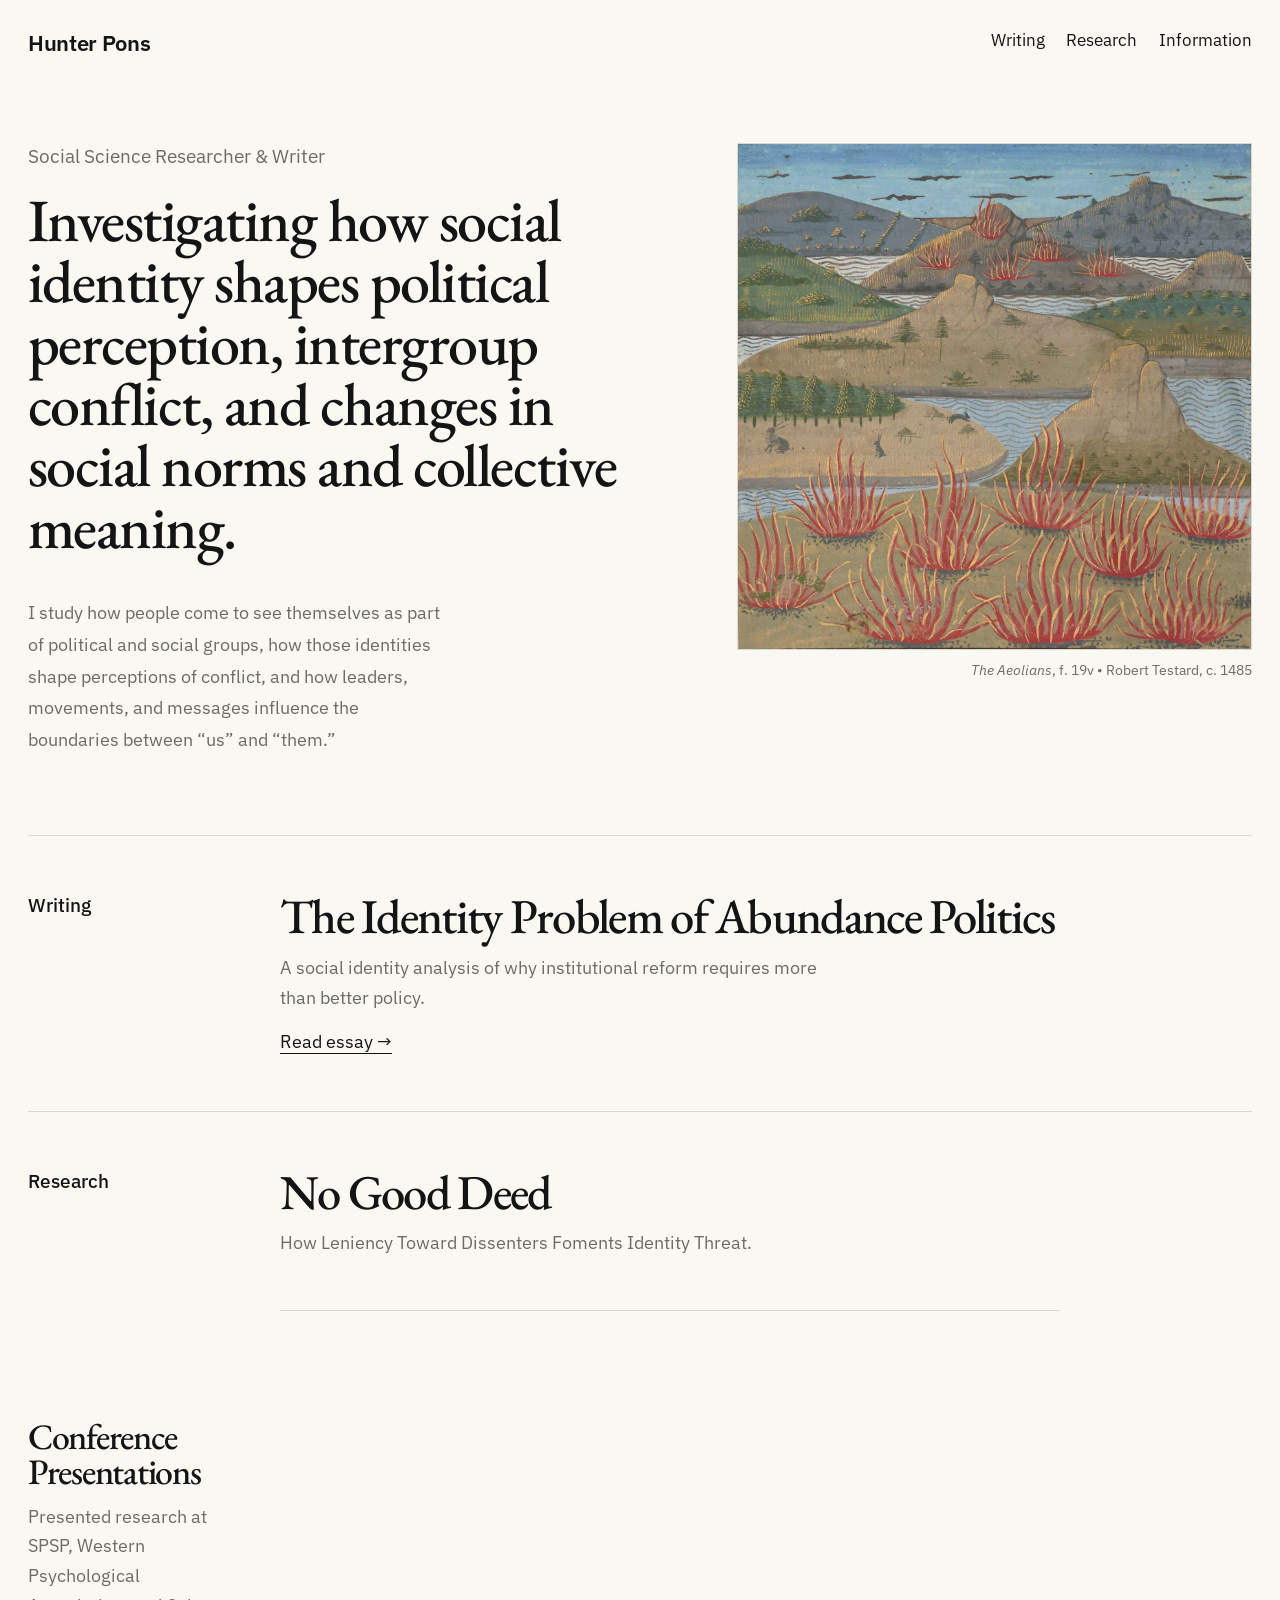
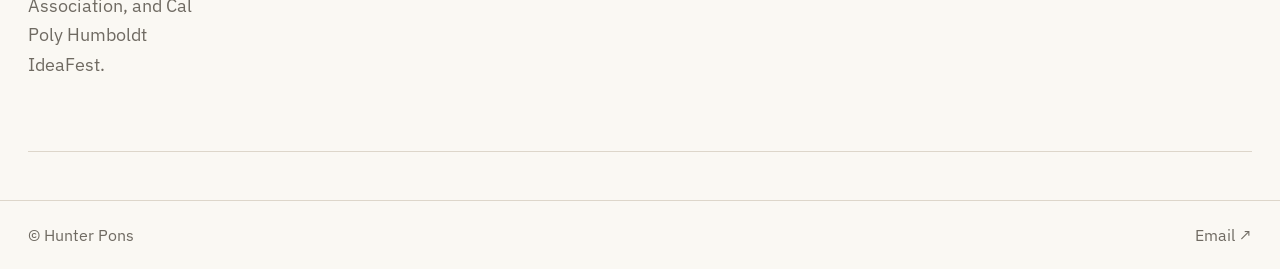
<file: index.html>
<!DOCTYPE html>
<html lang="en">
<head>
  <meta charset="UTF-8">
  <meta name="viewport" content="width=device-width, initial-scale=1.0">
  <title>Hunter Pons</title>
  <link rel="stylesheet" href="style.css">
</head>

<body>

<header class="topbar">
  <a class="name" href="index.html">Hunter Pons</a>

  <nav>
    <a href="#writing">Writing</a>
    <a href="#research">Research</a>
    <a href="information.html">Information</a>
  </nav>
</header>

<main>

<section class="hero">

<div class="hero-main">

<p class="kicker">
Social Science Researcher & Writer
</p>

<h1>
Investigating how social identity shapes political perception, intergroup conflict, 
and changes in social norms and collective meaning.
</h1>

<div class="hero-note">
<p>
I study how people come to see themselves as part of political and social groups, 
how those identities shape perceptions of conflict, and how leaders, movements, 
and messages influence the boundaries between “us” and “them.”
</p>
</div>

</div>

<div class="hero-image">

<img
src="Aeolians.webp"
alt="The Aeolians, attributed to Robert Testard (ca. 1485)"
>

<p class="image-credit">
<em>The Aeolians</em>, f. 19v • Robert Testard, c. 1485
</p>

</div>

</section>

<section id="writing" class="section">

<p class="section-label">Writing</p>

<article class="feature">

<h2>The Identity Problem of Abundance Politics</h2>

<p>
A social identity analysis of why institutional reform requires more than better policy.
</p>

<a href="IdentityAbundance.html">
Read essay →
</a>

</article>

</section>

<section id="research" class="section">

<p class="section-label">
Research
</p>

<article class="feature">

<h2>
No Good Deed
</h2>

<p>
How Leniency Toward Dissenters Foments Identity Threat.
</p>

</article>

<article class="feature small">

<h2>
Conference Presentations
</h2>

<p>
Presented research at SPSP, Western Psychological Association,
and Cal Poly Humboldt IdeaFest.
</p>

</article>

</section>

</main>

<footer>

<p>
© Hunter Pons
</p>

<a href="mailto:pons.s.hunter@gmail.com">
Email ↗
</a>

</footer>

</body>
</html>
</file>
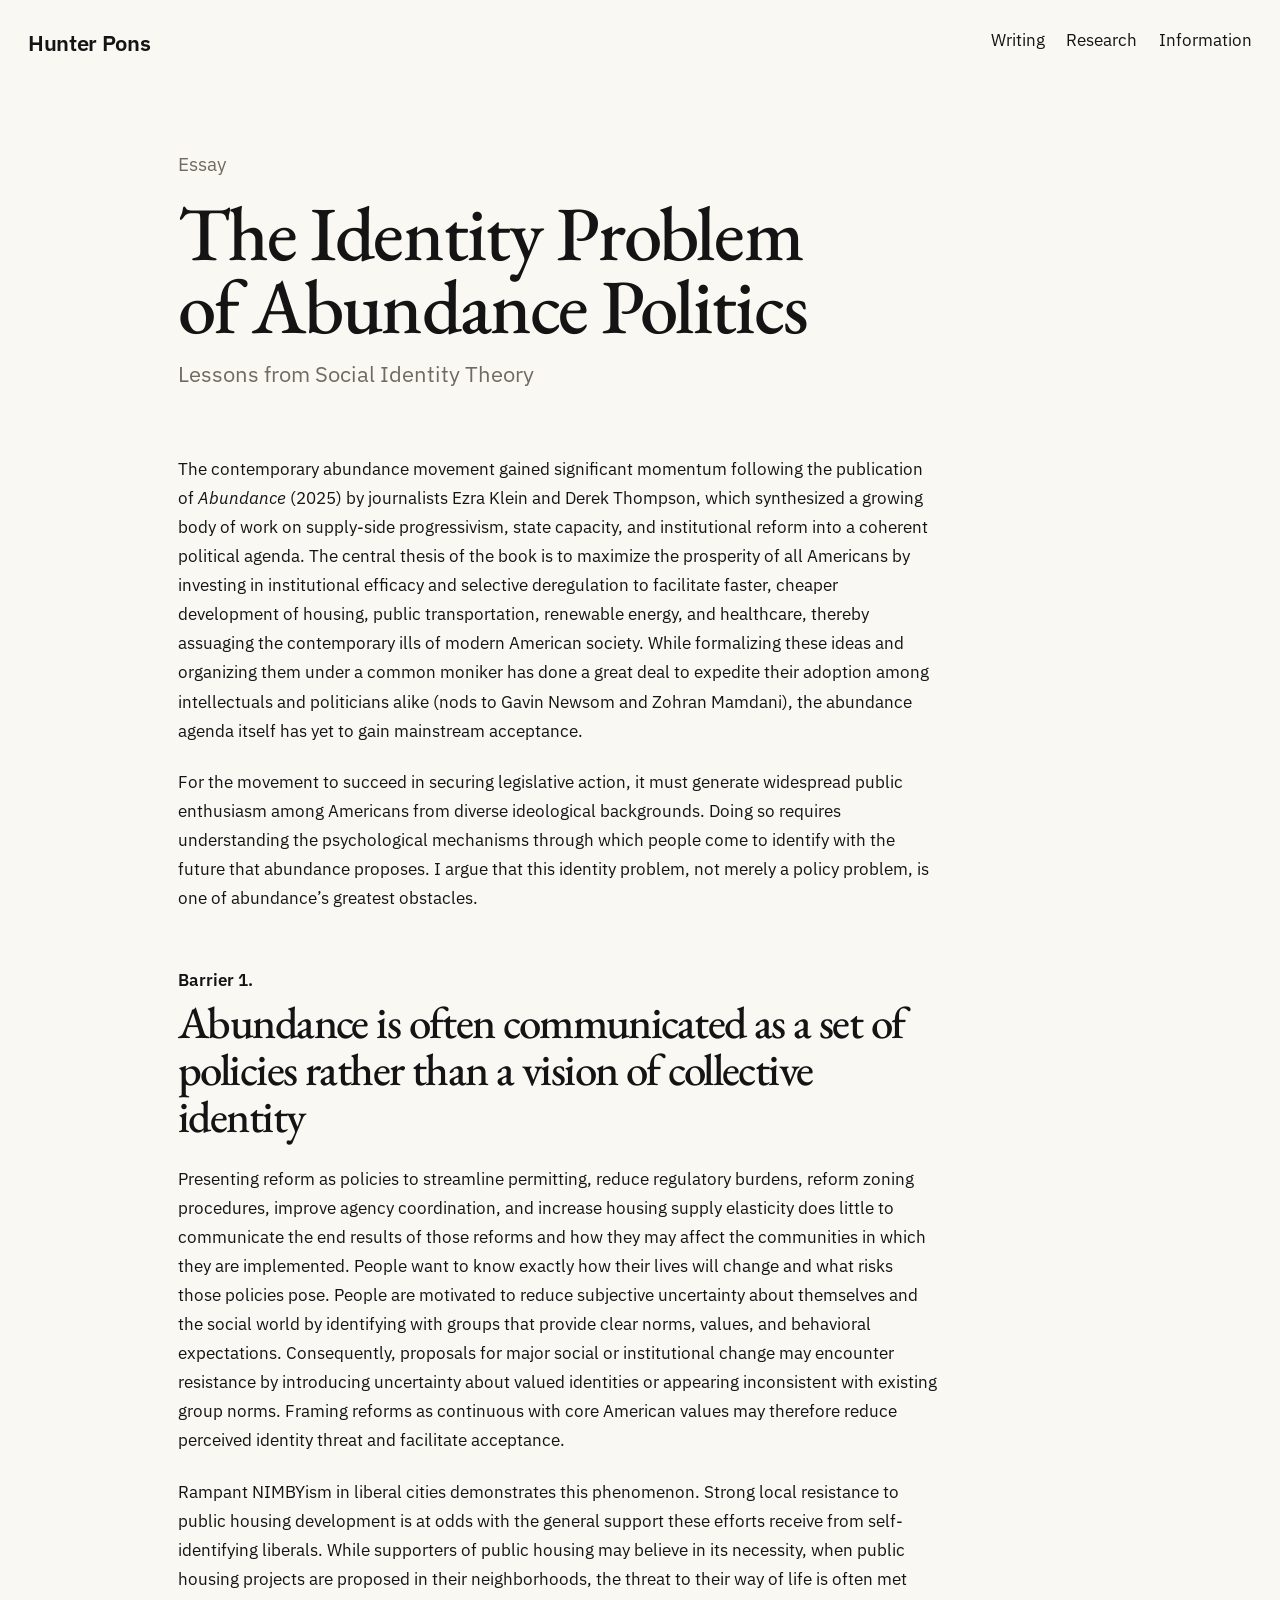
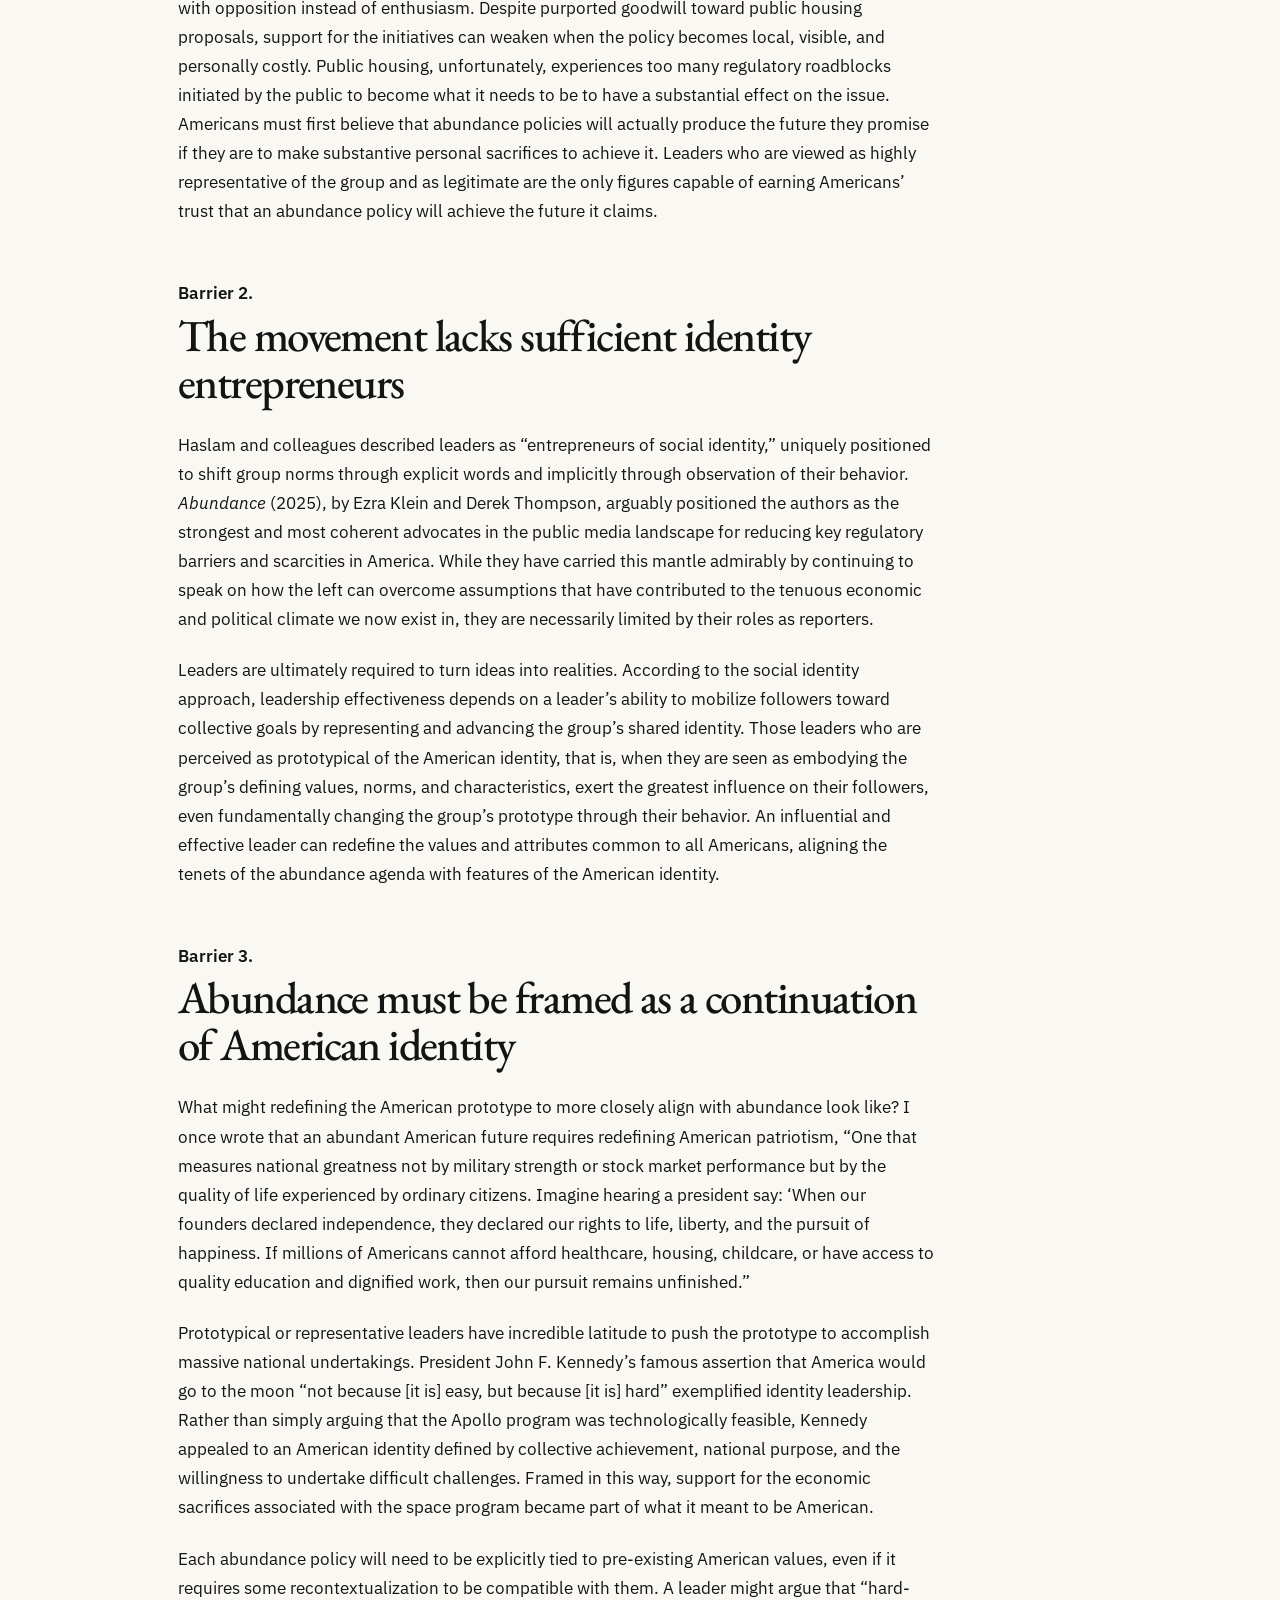
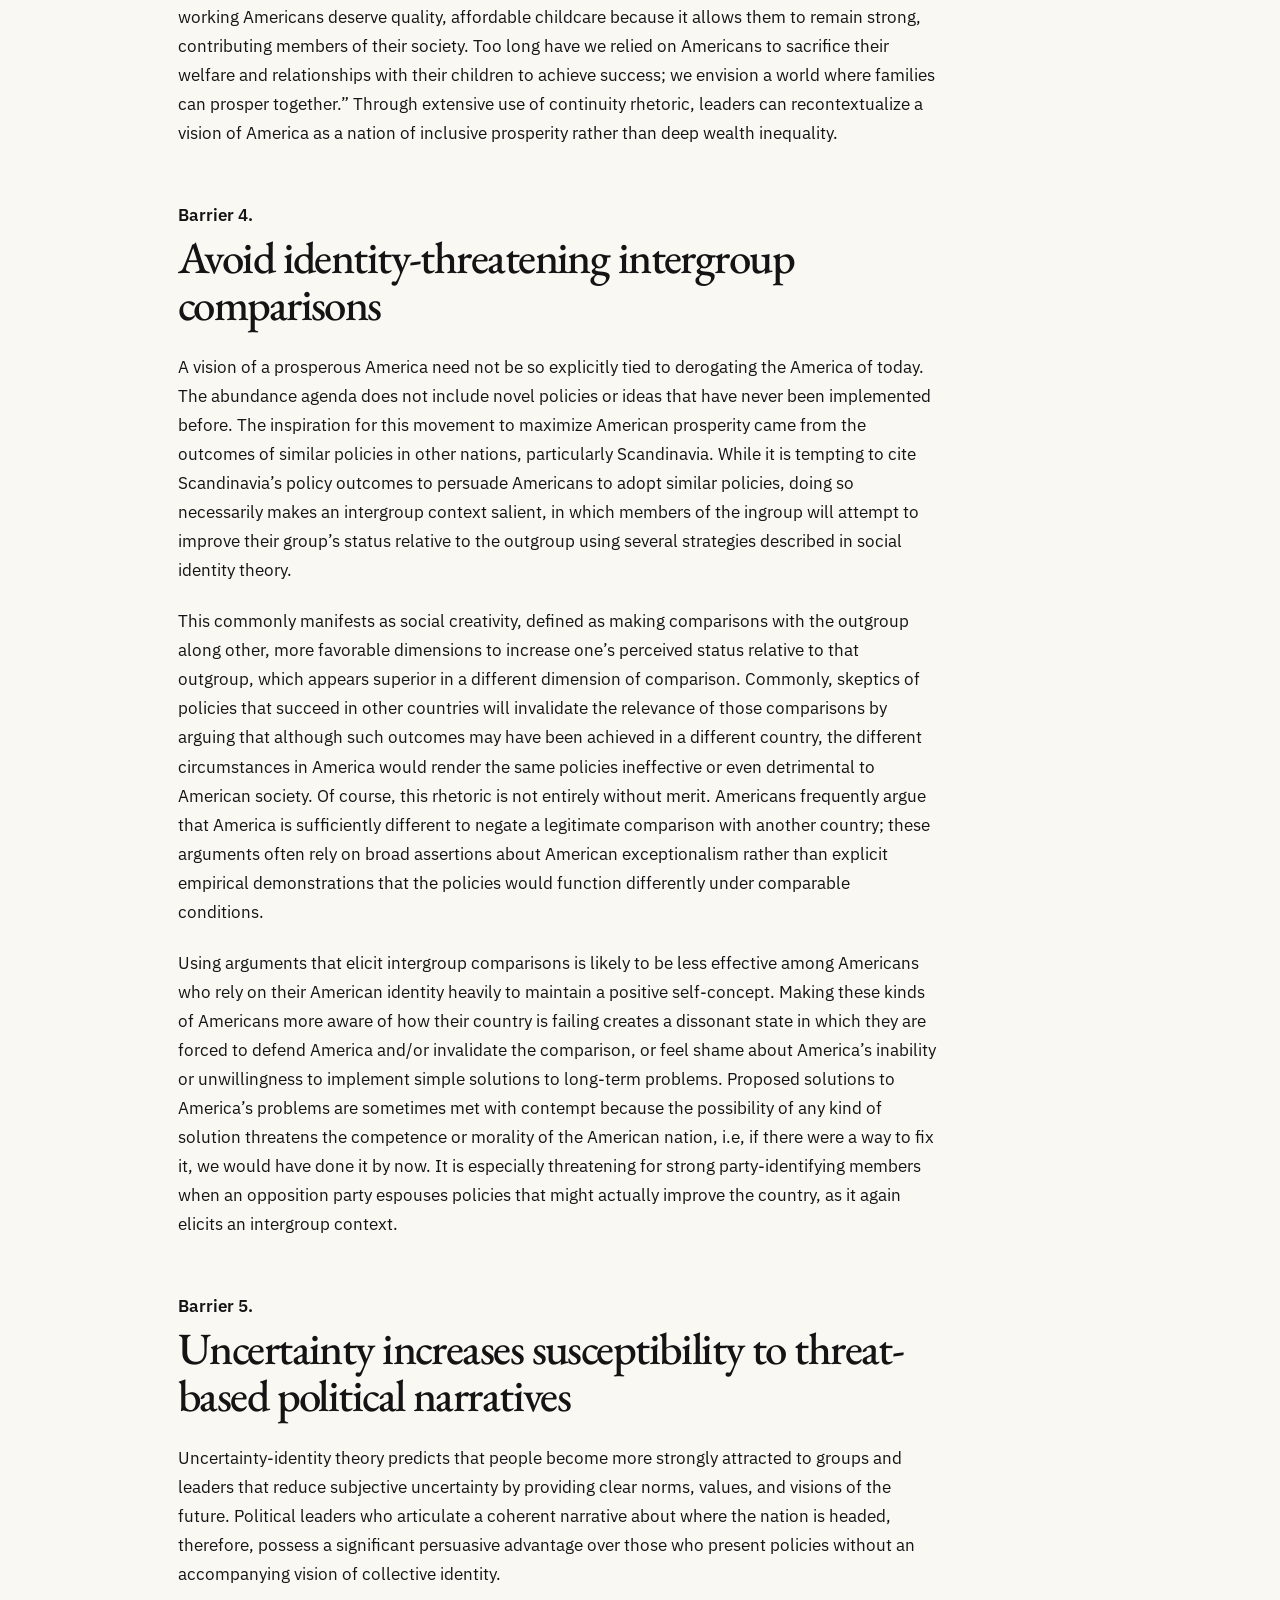
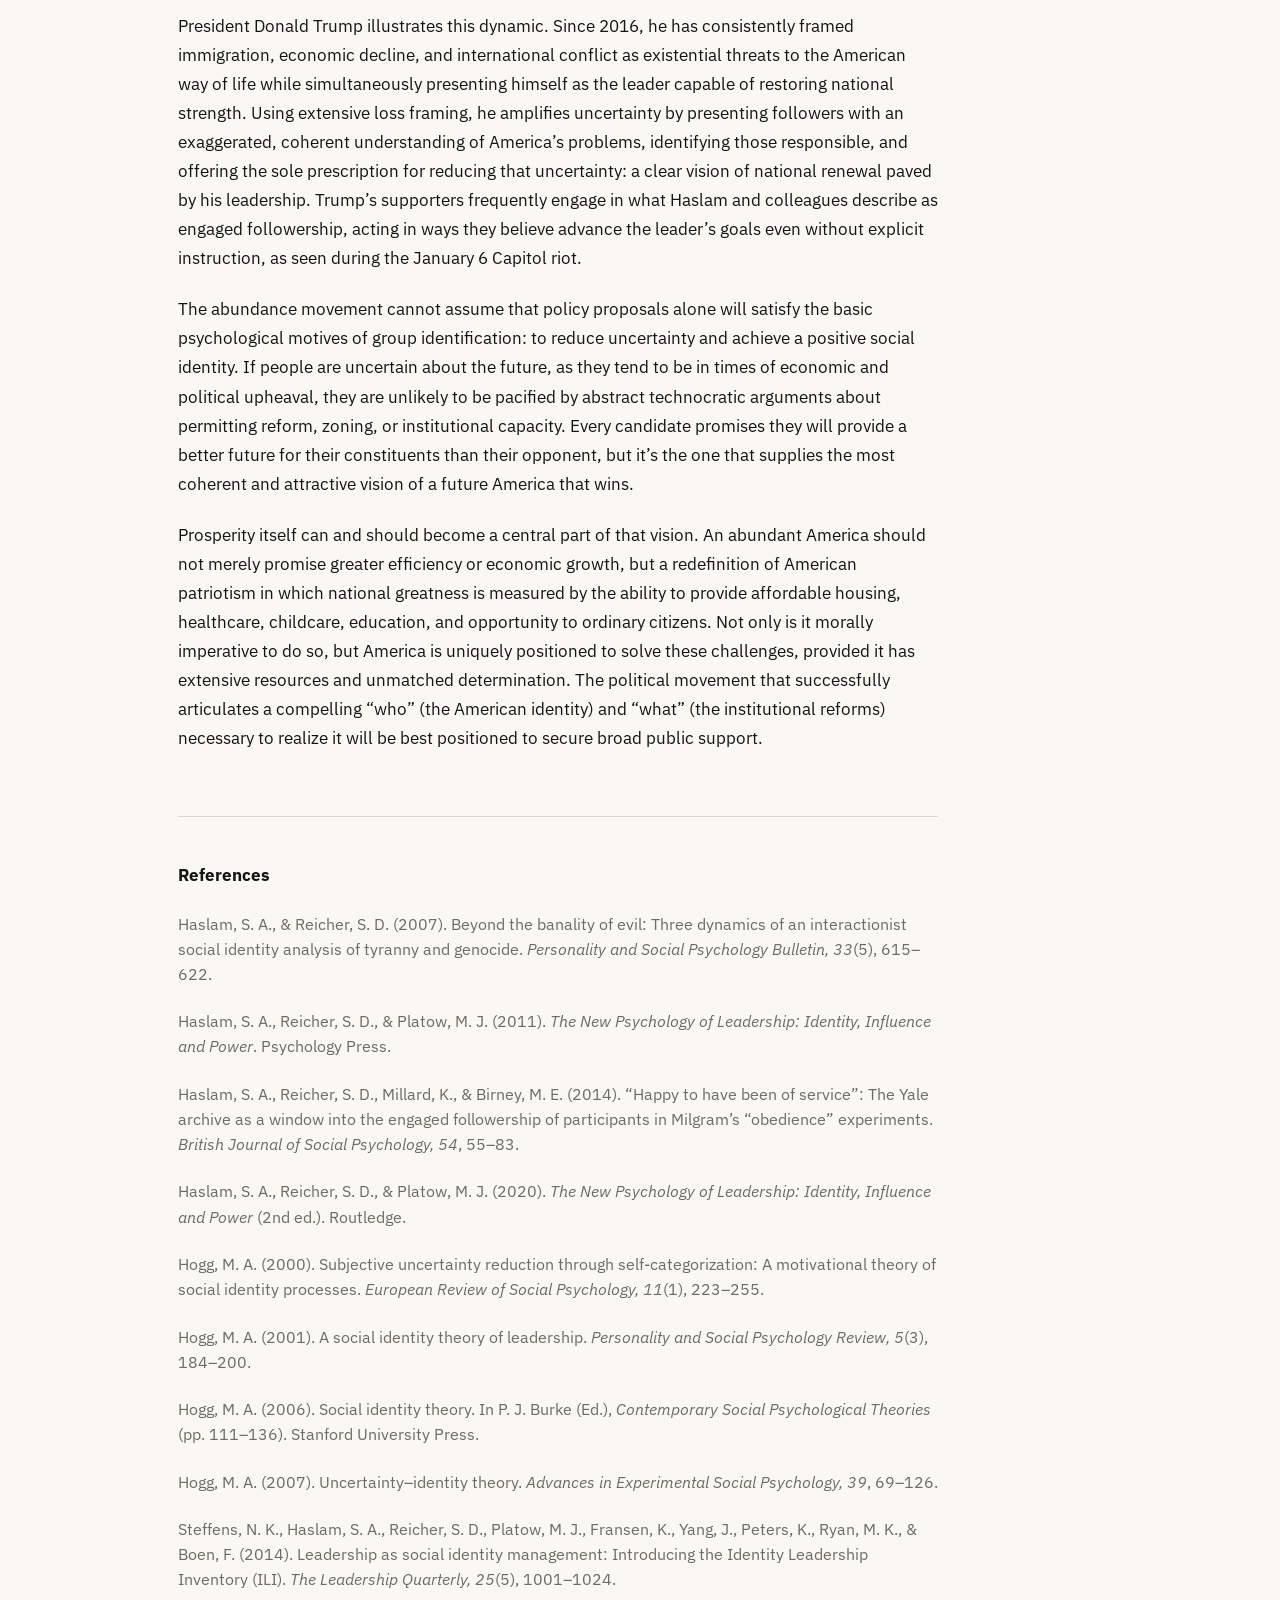
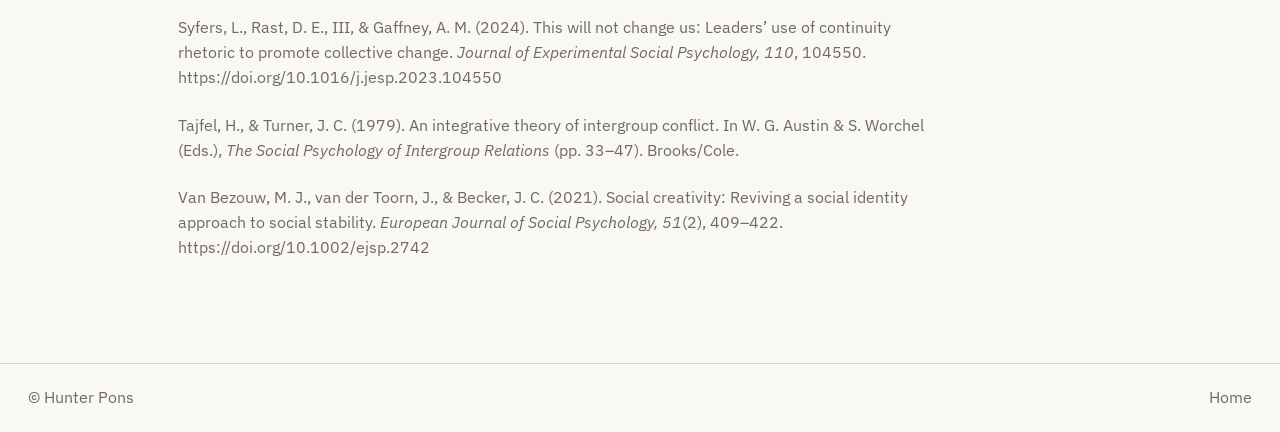
<file: IdentityAbundance.html>
<!DOCTYPE html>
<html lang="en">
<head>
  <meta charset="UTF-8" />
  <meta name="viewport" content="width=device-width, initial-scale=1.0" />
  <title>The Identity Problem of Abundance Politics | Hunter Pons</title>
  <link rel="stylesheet" href="style.css" />
</head>

<body>
  <header class="topbar">
    <a class="name" href="index.html">Hunter Pons</a>
    <nav>
      <a href="index.html#writing">Writing</a>
      <a href="index.html#research">Research</a>
      <a href="information.html">Information</a>
    </nav>
  </header>

  <main class="essay-page">
    <article class="essay">
      <header class="essay-header">
        <p class="kicker">Essay</p>
        <h1>The Identity Problem of Abundance Politics</h1>
        <p class="essay-subtitle">Lessons from Social Identity Theory</p>
      </header>

      <section class="essay-body">
        <p>The contemporary abundance movement gained significant momentum following the publication of <em>Abundance</em> (2025) by journalists Ezra Klein and Derek Thompson, which synthesized a growing body of work on supply-side progressivism, state capacity, and institutional reform into a coherent political agenda. The central thesis of the book is to maximize the prosperity of all Americans by investing in institutional efficacy and selective deregulation to facilitate faster, cheaper development of housing, public transportation, renewable energy, and healthcare, thereby assuaging the contemporary ills of modern American society. While formalizing these ideas and organizing them under a common moniker has done a great deal to expedite their adoption among intellectuals and politicians alike (nods to Gavin Newsom and Zohran Mamdani), the abundance agenda itself has yet to gain mainstream acceptance.</p>

        <p>For the movement to succeed in securing legislative action, it must generate widespread public enthusiasm among Americans from diverse ideological backgrounds. Doing so requires understanding the psychological mechanisms through which people come to identify with the future that abundance proposes. I argue that this identity problem, not merely a policy problem, is one of abundance’s greatest obstacles.</p>

        <h2>Barrier 1.</h2>
        <h3>Abundance is often communicated as a set of policies rather than a vision of collective identity</h3>

        <p>Presenting reform as policies to streamline permitting, reduce regulatory burdens, reform zoning procedures, improve agency coordination, and increase housing supply elasticity does little to communicate the end results of those reforms and how they may affect the communities in which they are implemented. People want to know exactly how their lives will change and what risks those policies pose. People are motivated to reduce subjective uncertainty about themselves and the social world by identifying with groups that provide clear norms, values, and behavioral expectations. Consequently, proposals for major social or institutional change may encounter resistance by introducing uncertainty about valued identities or appearing inconsistent with existing group norms. Framing reforms as continuous with core American values may therefore reduce perceived identity threat and facilitate acceptance.</p>

        <p>Rampant NIMBYism in liberal cities demonstrates this phenomenon. Strong local resistance to public housing development is at odds with the general support these efforts receive from self-identifying liberals. While supporters of public housing may believe in its necessity, when public housing projects are proposed in their neighborhoods, the threat to their way of life is often met with opposition instead of enthusiasm. Despite purported goodwill toward public housing proposals, support for the initiatives can weaken when the policy becomes local, visible, and personally costly. Public housing, unfortunately, experiences too many regulatory roadblocks initiated by the public to become what it needs to be to have a substantial effect on the issue. Americans must first believe that abundance policies will actually produce the future they promise if they are to make substantive personal sacrifices to achieve it. Leaders who are viewed as highly representative of the group and as legitimate are the only figures capable of earning Americans’ trust that an abundance policy will achieve the future it claims.</p>

        <h2>Barrier 2.</h2>
        <h3>The movement lacks sufficient identity entrepreneurs</h3>

        <p>Haslam and colleagues described leaders as “entrepreneurs of social identity,” uniquely positioned to shift group norms through explicit words and implicitly through observation of their behavior. <em>Abundance</em> (2025), by Ezra Klein and Derek Thompson, arguably positioned the authors as the strongest and most coherent advocates in the public media landscape for reducing key regulatory barriers and scarcities in America. While they have carried this mantle admirably by continuing to speak on how the left can overcome assumptions that have contributed to the tenuous economic and political climate we now exist in, they are necessarily limited by their roles as reporters.</p>

        <p>Leaders are ultimately required to turn ideas into realities. According to the social identity approach, leadership effectiveness depends on a leader’s ability to mobilize followers toward collective goals by representing and advancing the group’s shared identity. Those leaders who are perceived as prototypical of the American identity, that is, when they are seen as embodying the group’s defining values, norms, and characteristics, exert the greatest influence on their followers, even fundamentally changing the group’s prototype through their behavior. An influential and effective leader can redefine the values and attributes common to all Americans, aligning the tenets of the abundance agenda with features of the American identity.</p>

        <h2>Barrier 3.</h2>
        <h3>Abundance must be framed as a continuation of American identity</h3>

        <p>What might redefining the American prototype to more closely align with abundance look like? I once wrote that an abundant American future requires redefining American patriotism, “One that measures national greatness not by military strength or stock market performance but by the quality of life experienced by ordinary citizens. Imagine hearing a president say: ‘When our founders declared independence, they declared our rights to life, liberty, and the pursuit of happiness. If millions of Americans cannot afford healthcare, housing, childcare, or have access to quality education and dignified work, then our pursuit remains unfinished.”</p>

        <p>Prototypical or representative leaders have incredible latitude to push the prototype to accomplish massive national undertakings. President John F. Kennedy’s famous assertion that America would go to the moon “not because [it is] easy, but because [it is] hard” exemplified identity leadership. Rather than simply arguing that the Apollo program was technologically feasible, Kennedy appealed to an American identity defined by collective achievement, national purpose, and the willingness to undertake difficult challenges. Framed in this way, support for the economic sacrifices associated with the space program became part of what it meant to be American.</p>

        <p>Each abundance policy will need to be explicitly tied to pre-existing American values, even if it requires some recontextualization to be compatible with them. A leader might argue that “hard-working Americans deserve quality, affordable childcare because it allows them to remain strong, contributing members of their society. Too long have we relied on Americans to sacrifice their welfare and relationships with their children to achieve success; we envision a world where families can prosper together.” Through extensive use of continuity rhetoric, leaders can recontextualize a vision of America as a nation of inclusive prosperity rather than deep wealth inequality.</p>

        <h2>Barrier 4.</h2>
        <h3>Avoid identity-threatening intergroup comparisons</h3>

        <p>A vision of a prosperous America need not be so explicitly tied to derogating the America of today. The abundance agenda does not include novel policies or ideas that have never been implemented before. The inspiration for this movement to maximize American prosperity came from the outcomes of similar policies in other nations, particularly Scandinavia. While it is tempting to cite Scandinavia’s policy outcomes to persuade Americans to adopt similar policies, doing so necessarily makes an intergroup context salient, in which members of the ingroup will attempt to improve their group’s status relative to the outgroup using several strategies described in social identity theory.</p>

        <p>This commonly manifests as social creativity, defined as making comparisons with the outgroup along other, more favorable dimensions to increase one’s perceived status relative to that outgroup, which appears superior in a different dimension of comparison. Commonly, skeptics of policies that succeed in other countries will invalidate the relevance of those comparisons by arguing that although such outcomes may have been achieved in a different country, the different circumstances in America would render the same policies ineffective or even detrimental to American society. Of course, this rhetoric is not entirely without merit. Americans frequently argue that America is sufficiently different to negate a legitimate comparison with another country; these arguments often rely on broad assertions about American exceptionalism rather than explicit empirical demonstrations that the policies would function differently under comparable conditions.</p>

        <p>Using arguments that elicit intergroup comparisons is likely to be less effective among Americans who rely on their American identity heavily to maintain a positive self-concept. Making these kinds of Americans more aware of how their country is failing creates a dissonant state in which they are forced to defend America and/or invalidate the comparison, or feel shame about America’s inability or unwillingness to implement simple solutions to long-term problems. Proposed solutions to America’s problems are sometimes met with contempt because the possibility of any kind of solution threatens the competence or morality of the American nation, i.e, if there were a way to fix it, we would have done it by now. It is especially threatening for strong party-identifying members when an opposition party espouses policies that might actually improve the country, as it again elicits an intergroup context.</p>

        <h2>Barrier 5.</h2>
        <h3>Uncertainty increases susceptibility to threat-based political narratives</h3>

        <p>Uncertainty-identity theory predicts that people become more strongly attracted to groups and leaders that reduce subjective uncertainty by providing clear norms, values, and visions of the future. Political leaders who articulate a coherent narrative about where the nation is headed, therefore, possess a significant persuasive advantage over those who present policies without an accompanying vision of collective identity.</p>

        <p>President Donald Trump illustrates this dynamic. Since 2016, he has consistently framed immigration, economic decline, and international conflict as existential threats to the American way of life while simultaneously presenting himself as the leader capable of restoring national strength. Using extensive loss framing, he amplifies uncertainty by presenting followers with an exaggerated, coherent understanding of America’s problems, identifying those responsible, and offering the sole prescription for reducing that uncertainty: a clear vision of national renewal paved by his leadership. Trump’s supporters frequently engage in what Haslam and colleagues describe as engaged followership, acting in ways they believe advance the leader’s goals even without explicit instruction, as seen during the January 6 Capitol riot.</p>

        <p>The abundance movement cannot assume that policy proposals alone will satisfy the basic psychological motives of group identification: to reduce uncertainty and achieve a positive social identity. If people are uncertain about the future, as they tend to be in times of economic and political upheaval, they are unlikely to be pacified by abstract technocratic arguments about permitting reform, zoning, or institutional capacity. Every candidate promises they will provide a better future for their constituents than their opponent, but it’s the one that supplies the most coherent and attractive vision of a future America that wins.</p>

        <p>Prosperity itself can and should become a central part of that vision. An abundant America should not merely promise greater efficiency or economic growth, but a redefinition of American patriotism in which national greatness is measured by the ability to provide affordable housing, healthcare, childcare, education, and opportunity to ordinary citizens. Not only is it morally imperative to do so, but America is uniquely positioned to solve these challenges, provided it has extensive resources and unmatched determination. The political movement that successfully articulates a compelling “who” (the American identity) and “what” (the institutional reforms) necessary to realize it will be best positioned to secure broad public support.</p>
      </section>

      <section class="references">
        <h2>References</h2>

        <p>Haslam, S. A., & Reicher, S. D. (2007). Beyond the banality of evil: Three dynamics of an interactionist social identity analysis of tyranny and genocide. <em>Personality and Social Psychology Bulletin, 33</em>(5), 615–622.</p>

        <p>Haslam, S. A., Reicher, S. D., & Platow, M. J. (2011). <em>The New Psychology of Leadership: Identity, Influence and Power</em>. Psychology Press.</p>

        <p>Haslam, S. A., Reicher, S. D., Millard, K., & Birney, M. E. (2014). “Happy to have been of service”: The Yale archive as a window into the engaged followership of participants in Milgram’s “obedience” experiments. <em>British Journal of Social Psychology, 54</em>, 55–83.</p>

        <p>Haslam, S. A., Reicher, S. D., & Platow, M. J. (2020). <em>The New Psychology of Leadership: Identity, Influence and Power</em> (2nd ed.). Routledge.</p>

        <p>Hogg, M. A. (2000). Subjective uncertainty reduction through self-categorization: A motivational theory of social identity processes. <em>European Review of Social Psychology, 11</em>(1), 223–255.</p>

        <p>Hogg, M. A. (2001). A social identity theory of leadership. <em>Personality and Social Psychology Review, 5</em>(3), 184–200.</p>

        <p>Hogg, M. A. (2006). Social identity theory. In P. J. Burke (Ed.), <em>Contemporary Social Psychological Theories</em> (pp. 111–136). Stanford University Press.</p>

        <p>Hogg, M. A. (2007). Uncertainty–identity theory. <em>Advances in Experimental Social Psychology, 39</em>, 69–126.</p>

        <p>Steffens, N. K., Haslam, S. A., Reicher, S. D., Platow, M. J., Fransen, K., Yang, J., Peters, K., Ryan, M. K., & Boen, F. (2014). Leadership as social identity management: Introducing the Identity Leadership Inventory (ILI). <em>The Leadership Quarterly, 25</em>(5), 1001–1024.</p>

        <p>Syfers, L., Rast, D. E., III, & Gaffney, A. M. (2024). This will not change us: Leaders’ use of continuity rhetoric to promote collective change. <em>Journal of Experimental Social Psychology, 110</em>, 104550. https://doi.org/10.1016/j.jesp.2023.104550</p>

        <p>Tajfel, H., & Turner, J. C. (1979). An integrative theory of intergroup conflict. In W. G. Austin & S. Worchel (Eds.), <em>The Social Psychology of Intergroup Relations</em> (pp. 33–47). Brooks/Cole.</p>

        <p>Van Bezouw, M. J., van der Toorn, J., & Becker, J. C. (2021). Social creativity: Reviving a social identity approach to social stability. <em>European Journal of Social Psychology, 51</em>(2), 409–422. https://doi.org/10.1002/ejsp.2742</p>
      </section>
    </article>
  </main>

  <footer>
    <p>© Hunter Pons</p>
    <a href="index.html">Home</a>
  </footer>
</body>
</html>
</file>
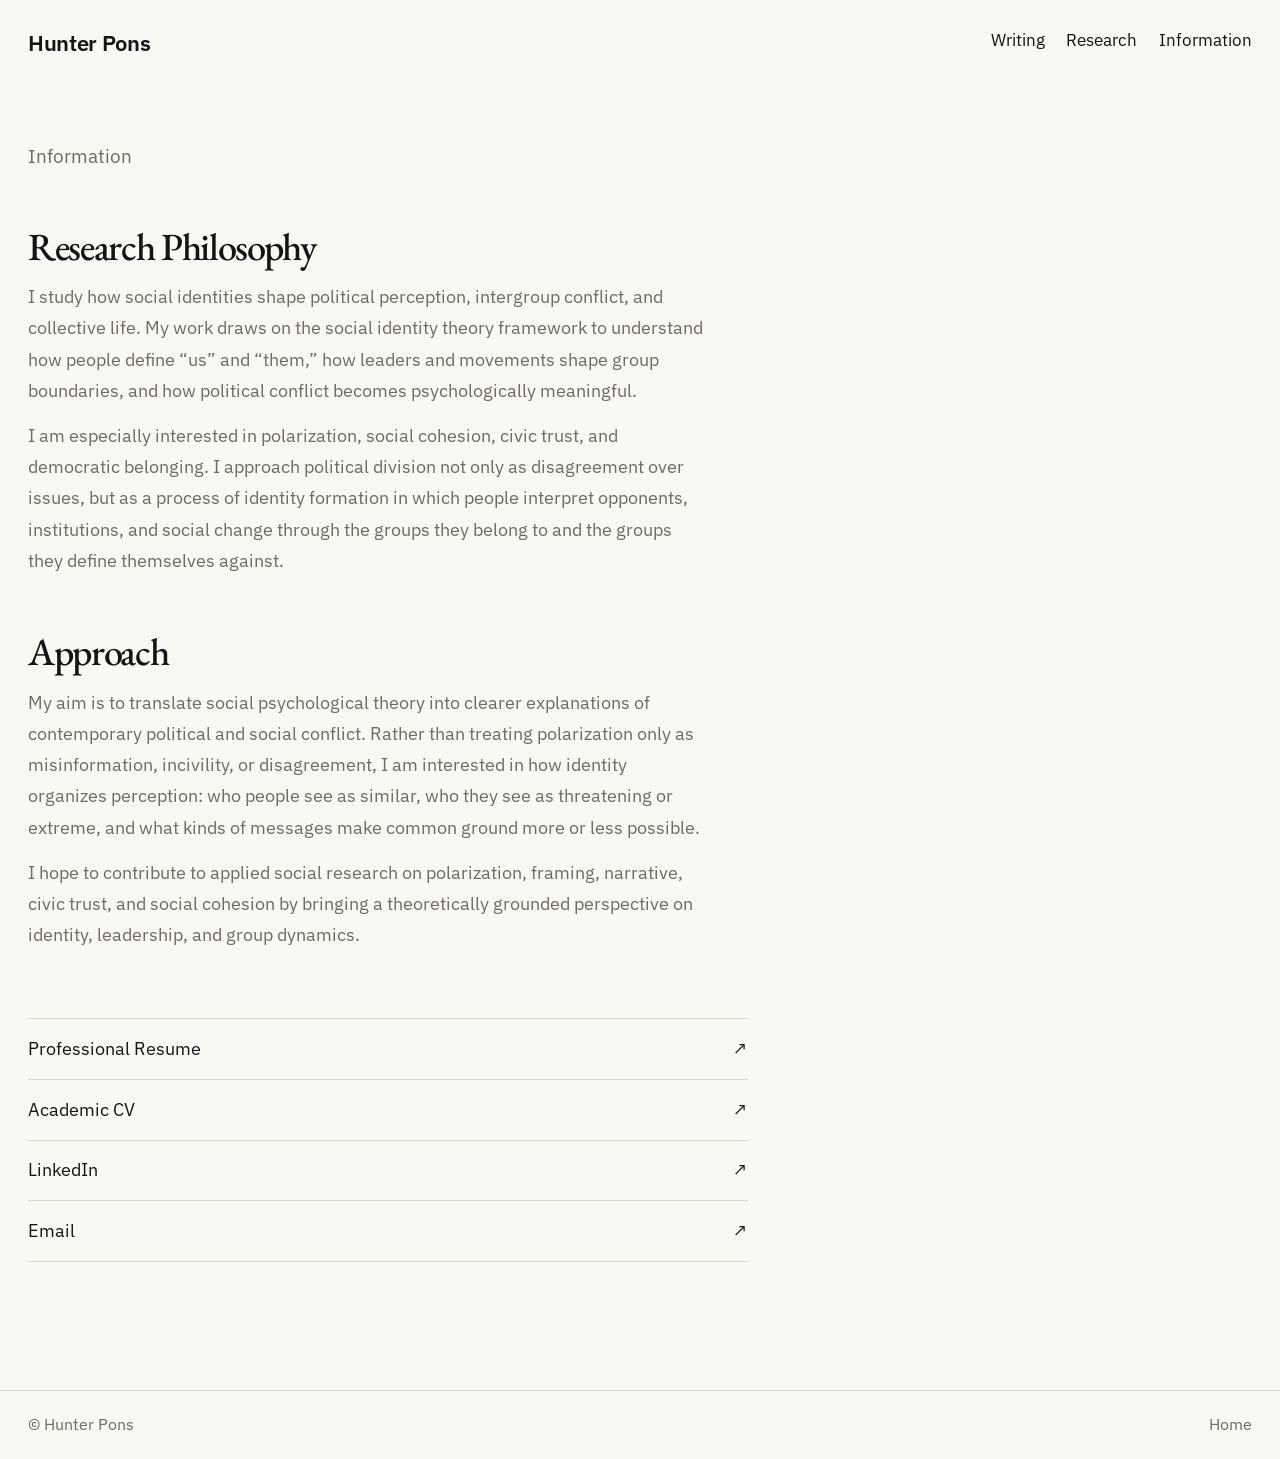
<file: information.html>
<!DOCTYPE html>
<html lang="en">
<head>
  <meta charset="UTF-8" />
  <meta name="viewport" content="width=device-width, initial-scale=1.0" />
  <title>Information | Hunter Pons</title>
  <link rel="stylesheet" href="style.css" />
</head>

<body>

  <header class="topbar">
    <a class="name" href="index.html">Hunter Pons</a>

    <nav>
      <a href="index.html#writing">Writing</a>
      <a href="index.html#research">Research</a>
      <a href="information.html">Information</a>
    </nav>
  </header>

  <main>

    <section class="info-page">

      <p class="kicker">Information</p>

      <h2>Research Philosophy</h2>

      <p class="info-summary">
        I study how social identities shape political perception, intergroup conflict, 
        and collective life. My work draws on the social identity theory framework to understand how people define “us” and “them,” 
        how leaders and movements shape group boundaries, and how political conflict becomes psychologically meaningful.
      </p>

      <p class="info-summary">
        I am especially interested in polarization, social cohesion, civic trust, and democratic belonging. 
        I approach political division not only as disagreement over issues, 
        but as a process of identity formation in which people interpret opponents, 
        institutions, and social change through the groups they belong to and the groups they define themselves against.
      </p>

      <h2>Approach</h2>

      <p class="info-summary">
       My aim is to translate social psychological theory into clearer explanations of contemporary political and social conflict. 
       Rather than treating polarization only as misinformation, incivility, or disagreement, 
       I am interested in how identity organizes perception: who people see as similar, 
       who they see as threatening or extreme, and what kinds of messages make common ground more or less possible.
      </p>
      
      <p class="info-summary">
        I hope to contribute to applied social research on polarization, 
        framing, narrative, civic trust, and social cohesion by bringing a theoretically grounded perspective on identity, 
        leadership, and group dynamics.
        </p>


      <div class="info-list">

        <a href="Hunter_Pons_Resume.pdf" target="_blank">
          <span>Professional Resume</span>
          <span>↗</span>
        </a>

        <a href="Hunter_Pons_CV.pdf" target="_blank">
          <span>Academic CV</span>
          <span>↗</span>
        </a>

        <a href="https://www.linkedin.com/in/huntersamuelpons/" target="_blank">
          <span>LinkedIn</span>
          <span>↗</span>
        </a>

        <a href="mailto:pons.s.hunter@gmail.com?subject=Hunter%20Pons">
          <span>Email</span>
          <span>↗</span>
        </a>

      </div>

    </section>

  </main>

  <footer>
    <p>© Hunter Pons</p>
    <a href="index.html">Home</a>
  </footer>

</body>
</html>
</file>
<file: style.css>
@import url('https://fonts.googleapis.com/css2?family=EB+Garamond:wght@400;500&family=IBM+Plex+Sans:wght@400;500;600&display=swap');

:root {
  --bg: #faf8f3;
  --text: #141414;
  --muted: #6f6a62;
  --line: #ddd6ca;
  --accent: #8a3f2d;
}

* {
  box-sizing: border-box;
}

html {
  scroll-behavior: smooth;
}

body {
  margin: 0;
  background: var(--bg);
  color: var(--text);
  font-family: "IBM Plex Sans", Arial, sans-serif;
  line-height: 1.45;
}

a {
  color: inherit;
  text-decoration: none;
}

a:hover {
  color: var(--accent);
}

.topbar {
  display: flex;
  justify-content: space-between;
  align-items: flex-start;
  gap: 2rem;
  padding: 1.75rem 1.75rem;
  font-size: 1.2rem;
}

.name {
  font-weight: 600;
  letter-spacing: -0.015em;
  font-size: 1.35rem;
}

nav {
  display: flex;
  gap: 1.35rem;
  flex-wrap: wrap;
  justify-content: flex-end;
  font-size: 1.05rem;
}

main {
  padding: 3.5rem 1.75rem 3rem;
}

.hero {
  display: grid;
  grid-template-columns: 1.1fr 0.9fr;
  gap: 5rem;
  align-items: start;
  border-bottom: 1px solid var(--line);
  padding-bottom: 5rem;
}

.hero-main {
  max-width: 660px;
}

.kicker,
.section-label {
  margin: 0 0 1.15rem;
  color: var(--muted);
  font-size: 1.18rem;
  letter-spacing: 0;
}

.section-label {
  color: var(--text);
  font-weight: 500;
}

h1 {
  max-width: 680px;
  margin: 0;
  font-family: "EB Garamond", Georgia, serif;
  font-size: clamp(2.35rem, 4.7vw, 5.1rem);
  line-height: 1.02;
  letter-spacing: -0.025em;
  font-weight: 500;
}

.hero-note {
  max-width: 420px;
  margin-top: 2.5rem;
  color: var(--muted);
  font-size: 1.15rem;
  line-height: 1.72;
}

.hero-note p {
  margin: 0;
}

.hero-image {
  display: flex;
  flex-direction: column;
  justify-content: flex-start;
}

.hero-image img {
  width: 100%;
  object-fit: cover;
  border: 1px solid var(--line);
}

.image-credit {
  margin-top: 0.7rem;
  font-size: 0.85rem;
  color: var(--muted);
  text-align: right;
  line-height: 1.4;
}

.section {
  display: grid;
  grid-template-columns: 180px minmax(0, 1fr);
  gap: 4.5rem;
  padding: 3.5rem 0;
  border-bottom: 1px solid var(--line);
}

.feature {
  max-width: 780px;
  padding-bottom: 2.25rem;
  margin-bottom: 2.25rem;
  border-bottom: 1px solid var(--line);
}

.feature:last-child {
  border-bottom: none;
  margin-bottom: 0;
  padding-bottom: 0;
}

.feature h2 {
  margin: 0 0 0.8rem;
  font-family: "EB Garamond", Georgia, serif;
  font-size: clamp(2rem, 3.8vw, 4.4rem);
  line-height: 0.98;
  letter-spacing: -0.035em;
  font-weight: 500;
}

.feature.small h2 {
  font-size: clamp(1.7rem, 2.8vw, 3rem);
}

.feature p {
  max-width: 560px;
  margin: 0 0 1rem;
  color: var(--muted);
  font-size: 1.12rem;
  line-height: 1.65;
}

.feature a {
  font-size: 1.15rem;
  border-bottom: 1px solid currentColor;
}

.info-page {
  max-width: 900px;
  padding-bottom: 5rem;
}

.info-page h1 {
  max-width: 780px;
  font-size: clamp(2.4rem, 4.6vw, 5.2rem);
  margin-bottom: 2rem;
}

.info-summary {
  max-width: 680px;
  margin: 0;
  color: var(--muted);
  font-size: 1.15rem;
  line-height: 1.7;
}

.info-summary + .info-summary {
  margin-top: 0.85rem;
}

.info-page h2 {
  margin: 3.5rem 0 1rem;
  font-family: "EB Garamond", Georgia, serif;
  font-size: clamp(2rem, 3vw, 3.4rem);
  line-height: 1;
  letter-spacing: -0.035em;
  font-weight: 500;
}

.info-list {
  max-width: 720px;
  border-top: 1px solid var(--line);
  margin-top: 4.25rem;
}

.info-list a {
  display: grid;
  grid-template-columns: 1fr auto;
  gap: 2rem;
  padding: 1.05rem 0;
  border-bottom: 1px solid var(--line);
  font-size: 1.12rem;
}

.essay-page {
  max-width: 980px;
  margin: 0 auto;
  padding: 4rem 1.75rem 5rem;
}

.essay {
  max-width: 760px;
}

.essay-header {
  margin-bottom: 4rem;
}

.essay-header h1 {
  font-size: clamp(3rem, 6vw, 6.5rem);
  line-height: 0.95;
  margin-bottom: 1rem;
}

.essay-subtitle {
  margin: 0;
  color: var(--muted);
  font-size: 1.35rem;
}

.essay-body p,
.references p {
  font-size: 1.08rem;
  line-height: 1.68;
  margin: 0 0 1.4rem;
}

.essay-body h2 {
  font-family: "IBM Plex Sans", Arial, sans-serif;
  font-size: 1.05rem;
  font-weight: 600;
  margin: 3.5rem 0 0.4rem;
  letter-spacing: 0;
}

.essay-body h3 {
  font-family: "EB Garamond", Georgia, serif;
  font-size: clamp(1.9rem, 3.5vw, 3.2rem);
  line-height: 1.05;
  letter-spacing: -0.035em;
  font-weight: 500;
  margin: 0 0 1.5rem;
}

.references {
  border-top: 1px solid var(--line);
  margin-top: 4rem;
  padding-top: 2rem;
}

.references h2 {
  font-family: "IBM Plex Sans", Arial, sans-serif;
  font-size: 1.05rem;
  margin-bottom: 1.5rem;
}

.references p {
  font-size: 0.98rem;
  line-height: 1.6;
  color: var(--muted);
}

footer {
  border-top: 1px solid var(--line);
  padding: 1.4rem 1.75rem;
  display: flex;
  justify-content: space-between;
  color: var(--muted);
  font-size: 1rem;
}

footer p {
  margin: 0;
}

@media (max-width: 820px) {
  .topbar {
    flex-direction: column;
    gap: 0.8rem;
  }

  nav {
    justify-content: flex-start;
  }

  main {
    padding: 2.5rem 1.25rem 3rem;
  }

  .hero {
    grid-template-columns: 1fr;
    gap: 2.5rem;
    min-height: auto;
    padding-bottom: 3rem;
  }

  .hero-main,
  .hero-note,
  .hero-image {
    max-width: 100%;
  }

  .hero-note {
    margin-top: 1.5rem;
  }

  h1 {
    font-size: clamp(2.5rem, 10vw, 4.5rem);
  }

  .section {
    grid-template-columns: 1fr;
    gap: 1.2rem;
    padding: 2.5rem 0;
  }

  footer {
    flex-direction: column;
    gap: 0.8rem;
  }
}
</file>
